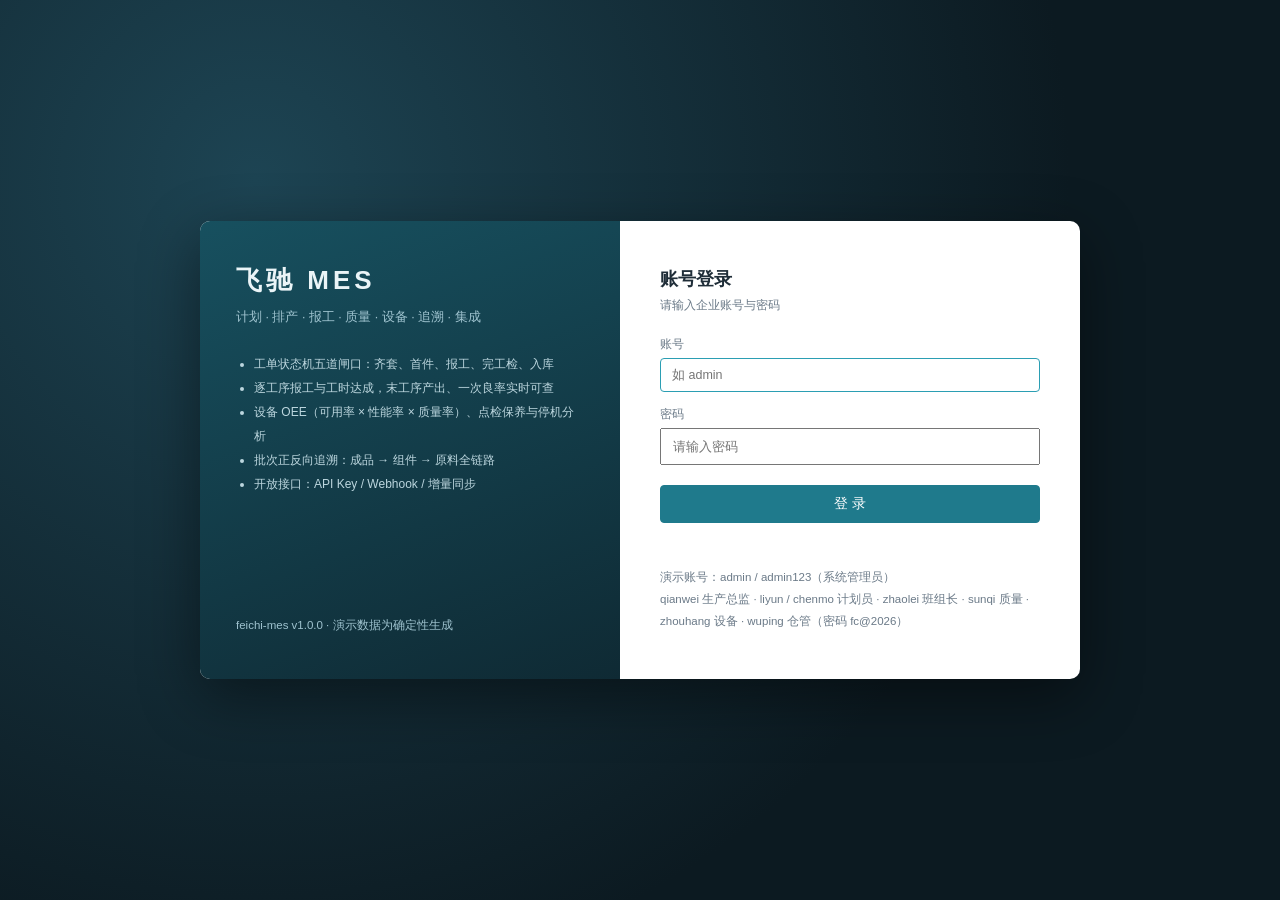
<file: frontend/index.html>
<!DOCTYPE html>
<html lang="zh-CN">
<head>
<meta charset="UTF-8">
<meta name="viewport" content="width=device-width, initial-scale=1">
<title>飞驰 MES · Feichi MES</title>
<link rel="stylesheet" href="style.css">
</head>
<body>
<div class="app">
  <header class="titlebar">
    <div class="brand">
      <div class="logo">驰</div>
      <div>
        <div class="co">飞驰精密制造（苏州）有限公司</div>
        <div class="sys">飞驰 MES · 制造执行系统</div>
      </div>
    </div>
    <div class="spacer"></div>
    <div class="ver" id="verNo">feichi-mes-1.0.0</div>
    <span class="opuser link-out" id="btnLogout" title="退出登录" style="cursor:pointer">退出</span>
    <div class="winbtns"><span>—</span><span>□</span><span class="close">×</span></div>
  </header>

  <nav class="menubar" id="menubar"></nav>

  <div class="body">
    <aside class="tree">
      <div class="tree-title"><span style="color:var(--accent2)">■</span> 功能导航</div>
      <div id="tree"></div>
    </aside>

    <section class="workspace">
      <div class="tabstrip" id="tabstrip"></div>
      <div class="page" id="view"></div>
    </section>

    <aside class="side" id="side"></aside>
  </div>

  <footer class="statusbar">
    <span id="statusMsg">就绪</span>
    <span class="spacer"></span>
    <span>工厂：<b>FC-SZ-01</b></span>
    <span id="pipeLabel">在制工单：—</span>
    <span id="wonLabel">今日产出：—</span>
    <span>期间：<b id="periodLabel">2026-10</b></span>
    <span id="opFoot">操作员：—</span>
  </footer>
</div>

<div class="mask" id="mask"><div class="dialog" id="dialog"></div></div>

<script src="app.js"></script>
<script src="plan.js"></script>
<script src="mdm.js"></script>
<script src="qual.js"></script>
<script src="equip.js"></script>
<script src="stock.js"></script>
<script src="intg.js"></script>
</body>
</html>
</file>
<file: frontend/style.css>
:root {
  --bg: #0f1c26;
  --bar: #12262f;
  --bar2: #1a3540;
  --line: #d8dee4;
  --ink: #1f2d38;
  --muted: #6b7a88;
  --accent: #1f7a8c;
  --accent2: #2b9eb3;
  --gold: #c8963e;
  --up: #c0392b;
  --down: #1e8449;
  --warn: #b7791f;
  --bg-soft: #f4f7f9;
}

* { box-sizing: border-box; }

html, body {
  margin: 0;
  padding: 0;
  height: 100%;
  font-family: "Microsoft YaHei", "PingFang SC", "Segoe UI", sans-serif;
  font-size: 13px;
  color: var(--ink);
  background: var(--bg-soft);
}

a { color: var(--accent); text-decoration: none; }
.spacer { flex: 1; }
.mono { font-family: Consolas, "Courier New", monospace; }
.small { font-size: 12px; }
.muted { color: var(--muted); }
.num { text-align: right; font-family: Consolas, monospace; }
.up { color: var(--up); }
.down { color: var(--down); }
.flat { color: var(--muted); }

/* ---------------------------------------------------------------- 应用骨架 */
.app {
  display: flex;
  flex-direction: column;
  height: 100vh;
  min-width: 1180px;
}

.titlebar {
  display: flex;
  align-items: center;
  gap: 12px;
  height: 54px;
  padding: 0 14px;
  background: linear-gradient(180deg, #16323d, #10242c);
  color: #eaf2f5;
  border-bottom: 1px solid #0a171d;
}
.titlebar .brand { display: flex; align-items: center; gap: 10px; }
.titlebar .logo {
  width: 34px; height: 34px; line-height: 34px; text-align: center;
  background: linear-gradient(145deg, var(--accent2), var(--accent));
  border-radius: 8px; font-weight: 700; color: #fff; font-size: 17px;
  box-shadow: 0 2px 8px rgba(0, 0, 0, .35);
}
.titlebar .co { font-size: 13px; font-weight: 600; letter-spacing: .5px; }
.titlebar .sys { font-size: 11px; color: #8fb0bd; margin-top: 2px; }
.titlebar .ver { font-size: 11px; color: #7f9dab; }
.titlebar .opuser { font-size: 12px; color: #cfe0e6; }
.titlebar .winbtns { display: flex; gap: 14px; margin-left: 12px; color: #9ab4bf; font-size: 12px; }
.titlebar .winbtns .close:hover { color: #ff8b7a; }

.menubar {
  display: flex;
  align-items: center;
  gap: 2px;
  height: 36px;
  padding: 0 8px;
  background: var(--bar2);
  border-bottom: 1px solid #0d1e26;
}
.menubar button {
  background: transparent;
  border: 0;
  color: #cfe0e6;
  font-size: 12.5px;
  padding: 6px 13px;
  border-radius: 4px;
  cursor: pointer;
}
.menubar button:hover { background: rgba(255, 255, 255, .1); }
.menubar button.on { background: var(--accent); color: #fff; }

.body { display: flex; flex: 1; min-height: 0; }

.tree {
  width: 186px;
  background: #fff;
  border-right: 1px solid var(--line);
  overflow: auto;
  padding: 8px 0;
}
.tree-title {
  font-size: 11.5px; color: var(--muted); padding: 6px 14px 8px;
  border-bottom: 1px solid #eef1f4; margin-bottom: 6px;
}
.tree .grp { font-size: 12px; color: var(--muted); padding: 8px 14px 4px; }
.tree a {
  display: block; padding: 7px 14px 7px 24px; color: #33434f; font-size: 12.5px;
  border-left: 3px solid transparent;
}
.tree a:hover { background: #f2f7f9; }
.tree a.on { background: #e8f4f7; color: var(--accent); border-left-color: var(--accent); font-weight: 600; }

.workspace { flex: 1; min-width: 0; display: flex; flex-direction: column; }
.tabstrip {
  height: 30px; display: flex; align-items: center; gap: 6px; padding: 0 10px;
  background: #e9eef2; border-bottom: 1px solid var(--line); font-size: 12px; color: var(--muted);
}
.tabstrip .tab {
  background: #fff; border: 1px solid var(--line); border-bottom: 0;
  padding: 4px 12px; border-radius: 4px 4px 0 0; color: var(--ink);
}
.page { flex: 1; overflow: auto; padding: 12px; }

.side {
  width: 262px;
  background: #fff;
  border-left: 1px solid var(--line);
  overflow: auto;
  padding: 10px;
}
.side-block { border: 1px solid #e6ecf0; border-radius: 6px; margin-bottom: 10px; overflow: hidden; }
.side-block .hd {
  background: #f3f7f9; padding: 7px 10px; font-size: 12px; font-weight: 600;
  color: #3b4c58; border-bottom: 1px solid #e6ecf0;
}
.side-block .bd { padding: 9px 10px; }
.side-kv { display: flex; justify-content: space-between; padding: 4px 0; font-size: 12px; }
.side-kv span { color: var(--muted); }

.statusbar {
  height: 26px; display: flex; align-items: center; gap: 18px; padding: 0 12px;
  background: #16323d; color: #b9cdd6; font-size: 11.5px;
}
.statusbar b { color: #eaf2f5; font-weight: 600; }

/* ---------------------------------------------------------------- 通用块 */
.panel {
  background: #fff; border: 1px solid var(--line); border-radius: 6px; margin-bottom: 12px;
  box-shadow: 0 1px 2px rgba(16, 36, 44, .04);
}
.panel-title {
  padding: 9px 12px; font-size: 12.5px; font-weight: 600; color: #2c3e4a;
  border-bottom: 1px solid #edf1f4; display: flex; align-items: center; gap: 8px;
}
.panel-body { padding: 12px; }
.panel-body.flush { padding: 0; }
.panel-actions { margin-left: auto; display: flex; gap: 8px; align-items: center; }

.kpi-grid { display: grid; grid-template-columns: repeat(4, 1fr); gap: 10px; margin-bottom: 12px; }
.kpi-grid.six { grid-template-columns: repeat(6, 1fr); }
.kpi-grid.three { grid-template-columns: repeat(3, 1fr); }
.kpi {
  background: #fff; border: 1px solid var(--line); border-radius: 6px; padding: 11px 13px;
  border-top: 3px solid var(--accent);
}
.kpi.gold { border-top-color: var(--gold); }
.kpi.green { border-top-color: var(--down); }
.kpi.red { border-top-color: var(--up); }
.kpi .k-label { font-size: 11.5px; color: var(--muted); }
.kpi .k-value { font-size: 21px; font-weight: 700; margin-top: 5px; letter-spacing: -.3px; }
.kpi .k-sub { font-size: 11px; color: var(--muted); margin-top: 4px; }

table.grid-table { width: 100%; border-collapse: collapse; font-size: 12.5px; }
table.grid-table th {
  background: #f4f7f9; text-align: left; padding: 8px 10px; font-weight: 600;
  color: #46586a; border-bottom: 1px solid var(--line); white-space: nowrap;
}
table.grid-table td { padding: 7px 10px; border-bottom: 1px solid #eef2f5; }
table.grid-table tbody tr:hover { background: #f8fbfc; }
table.grid-table tr.clickable { cursor: pointer; }
table.grid-table .empty-row td { text-align: center; color: var(--muted); padding: 26px; }
table.grid-table td.num, table.grid-table th.num { text-align: right; font-family: Consolas, monospace; }

.tag {
  display: inline-block; padding: 1px 7px; border-radius: 10px; font-size: 11px;
  background: #eef2f5; color: #55636f; line-height: 18px;
}
.tag.blue { background: #e3f1f5; color: #1f7a8c; }
.tag.green { background: #e6f4ec; color: #1e8449; }
.tag.red { background: #fbeae7; color: #c0392b; }
.tag.gold { background: #fbf2e0; color: #a9772a; }
.tag.gray { background: #eef2f5; color: #6b7a88; }

.btn {
  border: 1px solid var(--line); background: #fff; color: #33434f; padding: 5px 13px;
  border-radius: 4px; cursor: pointer; font-size: 12.5px;
}
.btn:hover { border-color: var(--accent2); color: var(--accent); }
.btn.primary { background: var(--accent); border-color: var(--accent); color: #fff; }
.btn.primary:hover { background: var(--accent2); }
.btn.danger { color: var(--up); border-color: #eccdc9; }
.btn:disabled { opacity: .5; cursor: not-allowed; }
.btn.sm { padding: 3px 9px; font-size: 12px; }

input[type=text], input[type=number], input[type=date], select, textarea {
  border: 1px solid var(--line); border-radius: 4px; padding: 5px 8px; font-size: 12.5px;
  color: var(--ink); background: #fff; outline: none; font-family: inherit;
}
input:focus, select:focus { border-color: var(--accent2); }
.form-row { display: flex; align-items: center; gap: 8px; flex-wrap: wrap; margin-bottom: 10px; }
.form-row label { font-size: 12px; color: var(--muted); }

.msg-list { display: flex; flex-direction: column; gap: 4px; font-size: 12px; }
.msg-list .err { color: var(--up); }
.msg-list .warn { color: var(--warn); }
.msg-list .pass { color: var(--down); }

.progress {
  height: 6px; background: #eef2f5; border-radius: 3px; overflow: hidden; width: 90px;
  display: inline-block; vertical-align: middle;
}
.progress i { display: block; height: 100%; background: var(--accent2); }

.spark { display: inline-flex; align-items: flex-end; gap: 2px; height: 20px; }
.spark i { width: 4px; display: block; background: #cfd8de; }

/* 抽屉 / 弹窗 */
.mask {
  position: fixed; inset: 0; background: rgba(10, 24, 30, .45); display: none;
  align-items: center; justify-content: center; z-index: 90;
}
.mask.on { display: flex; }
.dialog {
  background: #fff; border-radius: 8px; width: 860px; max-width: 94vw; max-height: 88vh;
  overflow: auto; box-shadow: 0 10px 40px rgba(0, 0, 0, .3);
}
.dialog .dh {
  padding: 12px 16px; border-bottom: 1px solid var(--line); font-weight: 600;
  display: flex; align-items: center;
}
.dialog .dh .x { margin-left: auto; cursor: pointer; color: var(--muted); font-size: 16px; }
.dialog .db { padding: 14px 16px; }
.dialog .df {
  padding: 11px 16px; border-top: 1px solid var(--line); display: flex; gap: 8px;
  justify-content: flex-end;
}

/* 登录页 */
.login-wrap {
  min-height: 100vh; display: flex; align-items: center; justify-content: center;
  background: radial-gradient(circle at 20% 20%, #1d4453, #0c1a21 65%);
}
.login-card {
  width: 880px; display: flex; background: #fff; border-radius: 10px; overflow: hidden;
  box-shadow: 0 18px 60px rgba(0, 0, 0, .45);
}
.login-left {
  width: 420px; padding: 42px 36px; color: #eaf4f7;
  background: linear-gradient(160deg, #17505f, #0f2a34);
  display: flex; flex-direction: column;
}
.login-left .lg { font-size: 26px; font-weight: 700; letter-spacing: 4px; }
.login-left .sub { font-size: 12.5px; color: #9fc3cf; margin-top: 8px; line-height: 1.9; }
.login-left ul { margin: 22px 0 0; padding-left: 18px; font-size: 12px; color: #bcd6de; line-height: 2; }
.login-right { flex: 1; padding: 46px 40px; }
.login-right h2 { margin: 0 0 6px; font-size: 18px; }
.login-right .hint { font-size: 12px; color: var(--muted); margin-bottom: 22px; }
.login-right .field { margin-bottom: 14px; }
.login-right .field label { display: block; font-size: 12px; color: var(--muted); margin-bottom: 5px; }
.login-right .field input { width: 100%; padding: 9px 11px; }
.login-right .btn.primary { width: 100%; padding: 9px; margin-top: 6px; font-size: 13.5px; }
.login-err { color: var(--up); font-size: 12px; min-height: 18px; margin-top: 8px; }
.login-demo { margin-top: 18px; font-size: 11.5px; color: var(--muted); line-height: 1.9; }

.chart-legend { display: flex; gap: 14px; font-size: 11.5px; color: var(--muted); }
.chart-legend i { display: inline-block; width: 9px; height: 9px; border-radius: 2px; margin-right: 4px; }

/* ---------------------------------------------------------- 流程审批 */
.nav-badge { display: inline-block; min-width: 16px; padding: 0 5px; margin-left: 6px;
  background: var(--up, #c0392b); color: #fff; border-radius: 9px; font-size: 10.5px;
  line-height: 16px; text-align: center; font-weight: 600; }

.btn.xs { padding: 2px 8px; font-size: 11.5px; }
.btn[disabled] { opacity: .5; cursor: not-allowed; }

.apv-title { font-size: 15px; font-weight: 600; margin: 6px 0 4px; }

.apv-nodes { display: flex; flex-wrap: wrap; gap: 8px; margin: 10px 0 4px; }
.apv-node { display: flex; gap: 8px; align-items: flex-start; min-width: 168px; flex: 1;
  border: 1px solid #e3eaef; border-radius: 6px; padding: 8px 10px; background: #fbfcfd; }
.apv-node.on { border-color: var(--accent2); background: #eff9fb; }
.apv-node.ok { border-color: #9ed3b4; background: #f2fbf6; }
.apv-node.no { border-color: #e6b0a8; background: #fdf4f2; }
.apv-node.skip { opacity: .55; }
.apv-dot { width: 18px; height: 18px; border-radius: 50%; background: #eef2f5; color: #6b7a88;
  font-size: 11px; line-height: 18px; text-align: center; flex: 0 0 18px; }
.apv-node.on .apv-dot { background: var(--accent2); color: #fff; }
.apv-node.ok .apv-dot { background: #1e8449; color: #fff; }
.apv-node.no .apv-dot { background: #c0392b; color: #fff; }
.apv-nb { min-width: 0; }
.apv-nm { font-size: 12.5px; font-weight: 600; }
.apv-cs { margin-top: 4px; display: flex; flex-wrap: wrap; gap: 4px; }
.apv-chip { font-size: 11px; padding: 1px 6px; border-radius: 9px; background: #eef2f5; color: #5d6f7c; }
.apv-chip.on { background: #fbf2e0; color: #a9772a; }
.apv-chip.no { background: #fbeae7; color: #c0392b; }

.apv-tl { border-left: 2px solid #e3eaef; margin-left: 6px; padding-left: 12px; }
.apv-ti { position: relative; padding: 3px 0 7px; font-size: 12px; }
.apv-ti::before { content: ""; position: absolute; left: -18px; top: 8px; width: 7px; height: 7px;
  border-radius: 50%; background: var(--accent2); }
.apv-time { color: #8b9aa6; margin-right: 8px; }
.apv-act { font-weight: 600; margin-right: 6px; }
.apv-who { color: #33475b; margin-right: 6px; }
.apv-cm { color: #5d6f7c; margin: 3px 0 0 2px; line-height: 1.7; }

.apv-form { display: grid; grid-template-columns: repeat(auto-fill, minmax(190px, 1fr)); gap: 6px 14px; font-size: 12.5px; }
.apv-form i { display: block; font-style: normal; color: #8b9aa6; font-size: 11px; }

.apv-ncard { border: 1px dashed #d6e0e7; border-radius: 6px; padding: 6px 10px 2px; margin-bottom: 8px; background: #fbfcfd; }
.apv-ncard .form-row { margin-bottom: 4px; }

/* ---------------------------------------------------------- CRM 组件 */
.kpi-grid.four { grid-template-columns: repeat(4, 1fr); }
.kpi-grid.five { grid-template-columns: repeat(5, 1fr); }

.chips { display: flex; flex-wrap: wrap; gap: 6px; }
.chip {
  border: 1px solid var(--line); background: #fff; color: #4a5b68; border-radius: 14px;
  padding: 3px 11px; font-size: 12px; cursor: pointer;
}
.chip b { margin-left: 6px; color: var(--muted); font-weight: 600; }
.chip.on { background: #e8f4f7; border-color: var(--accent2); color: var(--accent); }
.chip.on b { color: var(--accent); }

.empty-hint { color: var(--muted); font-size: 12px; padding: 14px; text-align: center; }

/* 看板 */
.board { display: flex; gap: 10px; overflow-x: auto; padding-bottom: 8px; }
.board .col {
  flex: 1 0 200px; background: #f7fafb; border: 1px solid #e6ecf0; border-radius: 6px;
  padding: 8px; min-height: 220px;
}
.board .col-hd {
  font-size: 12px; font-weight: 600; color: #3b4c58; margin-bottom: 8px;
  display: flex; justify-content: space-between;
}
.board .col-hd span { font-weight: 400; color: var(--muted); font-size: 11px; }
.card {
  background: #fff; border: 1px solid #e3eaef; border-radius: 5px; padding: 8px 9px;
  margin-bottom: 7px; cursor: pointer; box-shadow: 0 1px 1px rgba(16, 36, 44, .03);
}
.card:hover { border-color: var(--accent2); box-shadow: 0 2px 8px rgba(31, 122, 140, .12); }
.card-t { font-size: 12.5px; font-weight: 600; color: #263943; line-height: 1.4; }
.card-c { font-size: 11.5px; color: var(--muted); margin-top: 2px; }
.card-m { display: flex; justify-content: space-between; align-items: baseline; margin-top: 6px; font-size: 11.5px; }
.card-m b { font-size: 13px; color: #1f7a8c; }
.card-m span { color: var(--muted); }
.card-f { margin-top: 6px; font-size: 11px; color: var(--muted); display: flex; gap: 6px; align-items: center; }

/* 漏斗 */
.funnel { display: flex; flex-direction: column; gap: 7px; }
.fn-row { display: grid; grid-template-columns: 150px 1fr 120px 60px; gap: 10px; align-items: center; }
.fn-name { font-size: 12.5px; color: #33434f; }
.fn-bar { height: 18px; background: #eef3f6; border-radius: 3px; overflow: hidden; }
.fn-bar i {
  display: block; height: 100%;
  background: linear-gradient(90deg, #2b9eb3, #1f7a8c);
}
.fn-val { font-size: 12px; text-align: right; font-family: Consolas, monospace; }
.fn-conv { font-size: 11.5px; color: var(--down); text-align: right; }
.funnel-mini { display: flex; gap: 10px; flex-wrap: wrap; }
.funnel-mini .fm {
  flex: 1 0 120px; border: 1px solid #e6ecf0; border-radius: 5px; padding: 8px 10px;
  background: #fbfdfe;
}
.funnel-mini .fm-v { font-size: 15px; font-weight: 700; color: #1f7a8c; }
.funnel-mini .fm-l { font-size: 11.5px; color: var(--muted); margin-top: 2px; }

/* 时间线 */
.timeline { border-left: 2px solid #e3eaef; margin: 4px 0 4px 6px; padding-left: 12px; }
.tl-item { position: relative; padding: 3px 0 8px; font-size: 12px; color: #33434f; line-height: 1.7; }
.tl-item::before {
  content: ""; position: absolute; left: -17px; top: 9px; width: 7px; height: 7px;
  border-radius: 50%; background: var(--accent2);
}
.tl-time { color: #8b9aa6; margin-right: 8px; font-family: Consolas, monospace; font-size: 11px; }

/* 详情头 */
.detail-head { display: flex; align-items: flex-start; gap: 12px; }
.dh-title { font-size: 16px; font-weight: 600; color: #22333d; }
.dh-tags { margin-left: auto; display: flex; gap: 6px; align-items: center; }
.section-title {
  font-size: 12px; font-weight: 600; color: #3b4c58; margin: 14px 0 8px;
  border-left: 3px solid var(--accent2); padding-left: 8px;
}
.note {
  background: #f6f9fb; border: 1px solid #e6ecf0; border-radius: 5px; padding: 9px 11px;
  font-size: 12.5px; color: #42555f; line-height: 1.8; margin: 8px 0;
}
.warn-box {
  background: #fdf6e9; border: 1px solid #f0dcb8; color: #8a6420; border-radius: 5px;
  padding: 8px 11px; font-size: 12px; margin: 8px 0; line-height: 1.7;
}
.ok-box {
  background: #f1faf4; border: 1px solid #c9e8d5; color: #1e6b43; border-radius: 5px;
  padding: 8px 11px; font-size: 12px; margin: 8px 0; line-height: 1.7;
}
.form-grid { display: grid; grid-template-columns: 110px 1fr 110px 1fr; gap: 8px 10px; align-items: center; }
.form-grid label { font-size: 12px; color: var(--muted); text-align: right; }
.form-grid input, .form-grid select, .form-grid textarea { width: 100%; }
.gate { display: flex; flex-direction: column; gap: 5px; }
.gate-row { display: flex; justify-content: space-between; font-size: 12px; padding: 4px 0;
  border-bottom: 1px dashed #eef2f5; }

.score {
  display: inline-block; min-width: 28px; text-align: center; padding: 1px 6px;
  border-radius: 4px; font-size: 11.5px; font-weight: 700; font-family: Consolas, monospace;
}
.score.green { background: #e6f4ec; color: #1e8449; }
.score.blue { background: #e3f1f5; color: #1f7a8c; }
.score.gold { background: #fbf2e0; color: #a9772a; }
.score.red { background: #fbeae7; color: #c0392b; }

.pill { display: inline-block; padding: 1px 8px; border-radius: 10px; font-size: 11.5px;
  background: #eef2f5; color: #55636f; }
.pill.s2 { background: #fbf2e0; color: #a9772a; }

.tabs { display: flex; gap: 4px; border-bottom: 1px solid var(--line); margin-bottom: 10px; }
.tabs button {
  border: 1px solid transparent; border-bottom: 0; background: transparent; padding: 6px 14px;
  font-size: 12.5px; color: #55636f; cursor: pointer; border-radius: 4px 4px 0 0;
}
.tabs button.on { background: #fff; border-color: var(--line); color: var(--accent); font-weight: 600; }

.code {
  background: #0f2029; color: #d7e6ec; border-radius: 5px; padding: 9px 11px; font-size: 11.5px;
  font-family: Consolas, monospace; line-height: 1.7; overflow-x: auto; white-space: pre;
  margin: 6px 0 0;
}
code { background: #f1f5f8; padding: 1px 5px; border-radius: 3px; font-size: 11.5px;
  font-family: Consolas, monospace; color: #1f5f6d; }
.keybox {
  font-family: Consolas, monospace; font-size: 12.5px; background: #0f2029; color: #9ee6b8;
  padding: 12px; border-radius: 5px; word-break: break-all; margin: 8px 0;
}
.intg-grid { display: grid; grid-template-columns: repeat(3, 1fr); gap: 10px; }
.intg-card { border: 1px solid #e6ecf0; border-radius: 6px; padding: 10px 11px; background: #fbfdfe; }
.intg-card b { font-size: 12.5px; color: #22333d; }
.intg-card .small { margin-top: 4px; line-height: 1.7; }
.calc-box { margin-top: 10px; font-size: 12.5px; background: #f6f9fb; border: 1px solid #e6ecf0;
  border-radius: 5px; padding: 8px 11px; }
.qline { gap: 6px; }
.qline select { flex: 1; min-width: 200px; }

/* ---------------------------------------------------------- MES 扩展 */
.board-grid { display: grid; grid-template-columns: repeat(auto-fill, minmax(280px, 1fr)); gap: 10px; }
.board-card { border: 1px solid var(--line); border-radius: 6px; background: #fbfcfd; padding: 10px; }
.bc-hd { display: flex; align-items: center; gap: 8px; margin-bottom: 4px; }
.bc-meta { margin-bottom: 6px; }
.bc-order { border-top: 1px dashed var(--line); padding-top: 6px; margin-top: 6px; }
.bo-line { display: flex; align-items: center; gap: 6px; margin-bottom: 3px; }
.pbar { height: 6px; background: #eef2f5; border-radius: 3px; overflow: hidden; flex: 1; min-width: 60px; }
.pbar > i { display: block; height: 100%; background: linear-gradient(90deg, var(--accent2), var(--accent)); }
.pbar.warn > i { background: linear-gradient(90deg, #e0b25a, var(--gold)); }
.pbar.bad > i { background: linear-gradient(90deg, #d9695b, #b4463a); }
.ring { width: 96px; height: 96px; border-radius: 50%; display: flex; align-items: center; justify-content: center; }
.ring-in { width: 74px; height: 74px; border-radius: 50%; background: #fff; display: flex;
  flex-direction: column; align-items: center; justify-content: center; }
.ring-in b { font-size: 17px; color: var(--ink); }
.ring-in span { font-size: 10px; color: var(--muted); }
.oee-flex { display: flex; gap: 18px; align-items: center; flex-wrap: wrap; }
.oee-legend { font-size: 12px; color: var(--muted); line-height: 1.9; }
.mono { font-family: ui-monospace, Menlo, Consolas, monospace; }
.clickable { cursor: pointer; }
.grid-table td .pbar { min-width: 60px; }
.tl { display: flex; gap: 8px; align-items: center; }
.kpi-grid.four { display: grid; grid-template-columns: repeat(4, 1fr); gap: 10px; }
.dot { width: 8px; height: 8px; border-radius: 50%; display: inline-block; margin-right: 4px; }
.gate-box { display: grid; grid-template-columns: repeat(auto-fill, minmax(240px, 1fr)); gap: 8px;
  background: var(--bg-soft); border: 1px solid var(--line); border-radius: 6px; padding: 10px; margin: 8px 0 4px; }
.gate-box .gate { flex-direction: row; align-items: center; gap: 8px; font-size: 12px; }
.gate-box .gate b { font-weight: 600; }
.gate-box .gate.ok { color: #1e8449; }
.gantt-table { border-collapse: collapse; width: 100%; min-width: 880px; table-layout: fixed; }
.gantt-table th { font-size: 11px; color: var(--muted); font-weight: 500; padding: 5px 3px;
  border-bottom: 1px solid var(--line); text-align: left; }
.gantt-table td { border: 1px solid #eef2f5; height: 40px; vertical-align: top; padding: 2px; font-size: 11px; }
.gantt-table td.today { background: #fbf7ee; }
.gantt-bar { border-radius: 3px; padding: 2px 4px; margin-bottom: 2px; color: #fff; font-size: 10px;
  cursor: pointer; white-space: nowrap; overflow: hidden; text-overflow: ellipsis; }
.gantt-bar.g-draft { background: #8fb3c4; }
.gantt-bar.g-plan { background: #2b7fa8; }
.gantt-bar.g-run { background: #c8963e; }
.gantt-bar.g-done { background: #2f8f5b; }
</file>
